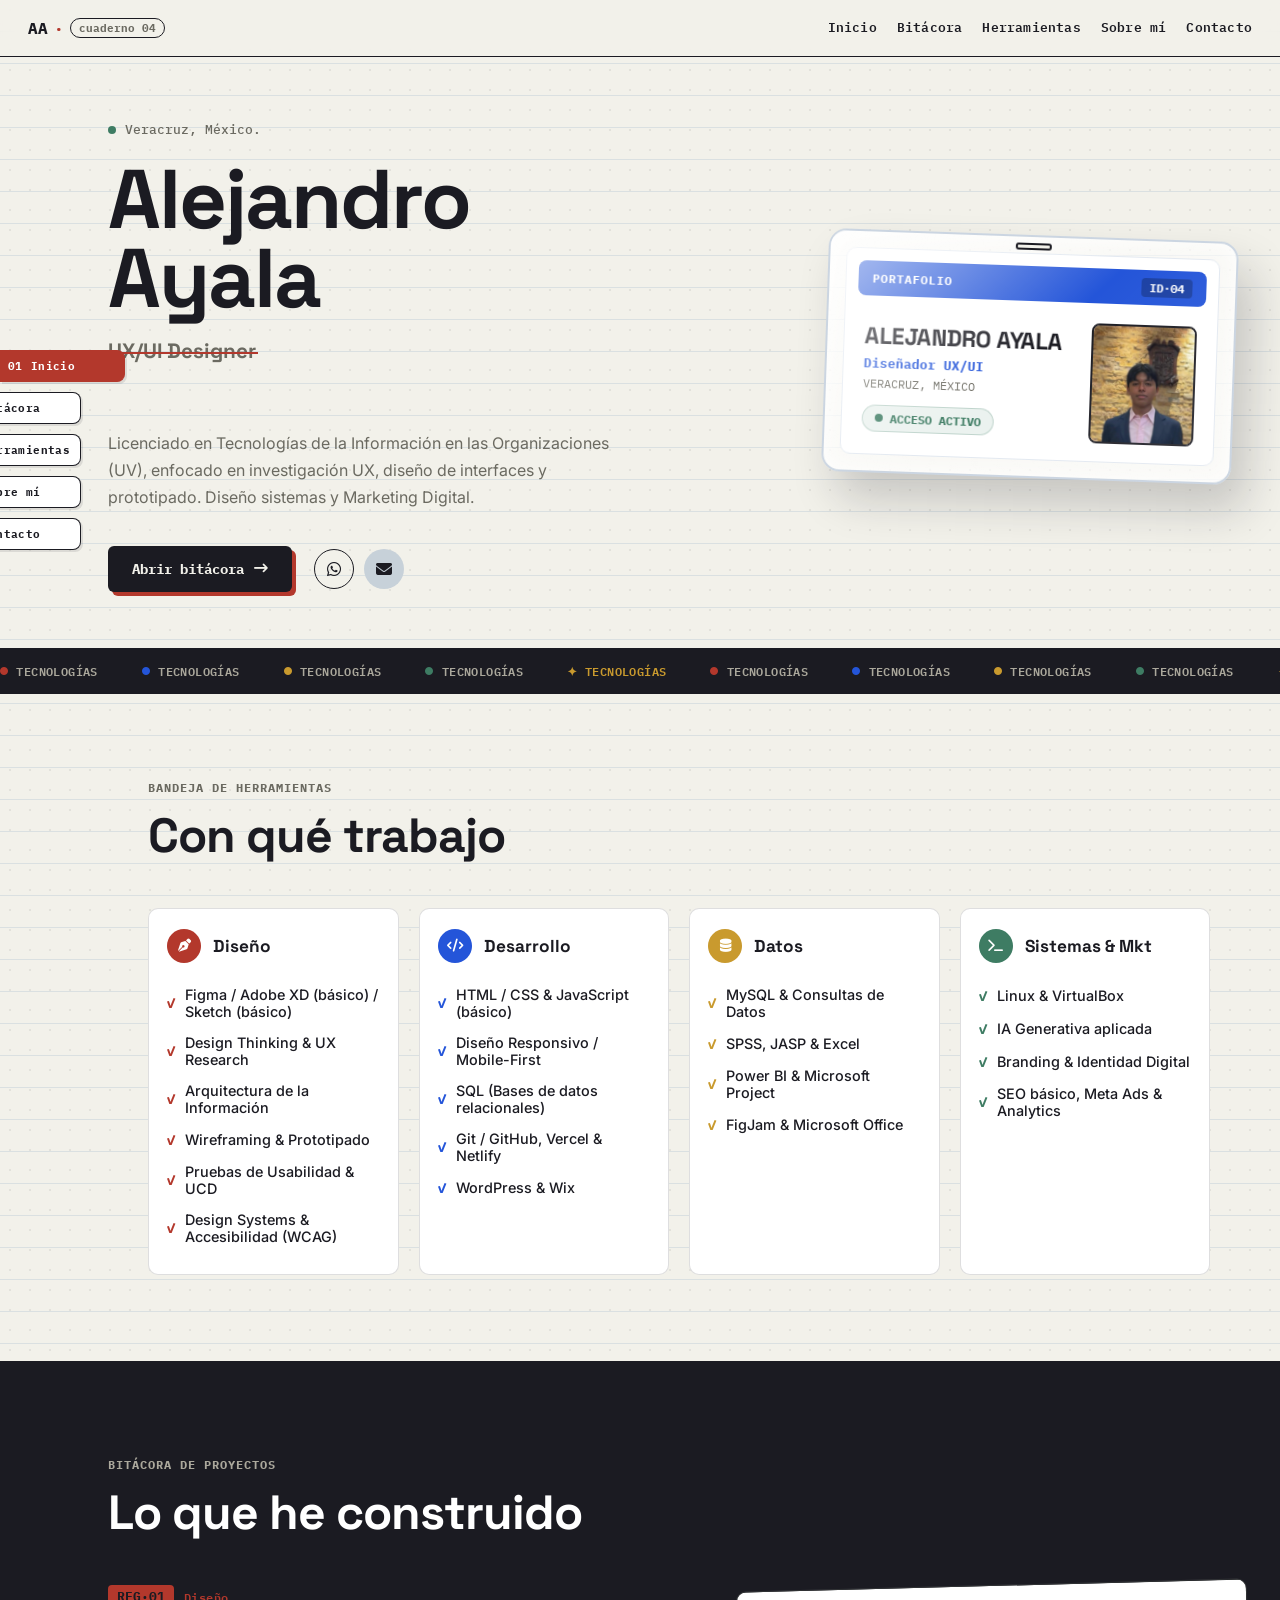
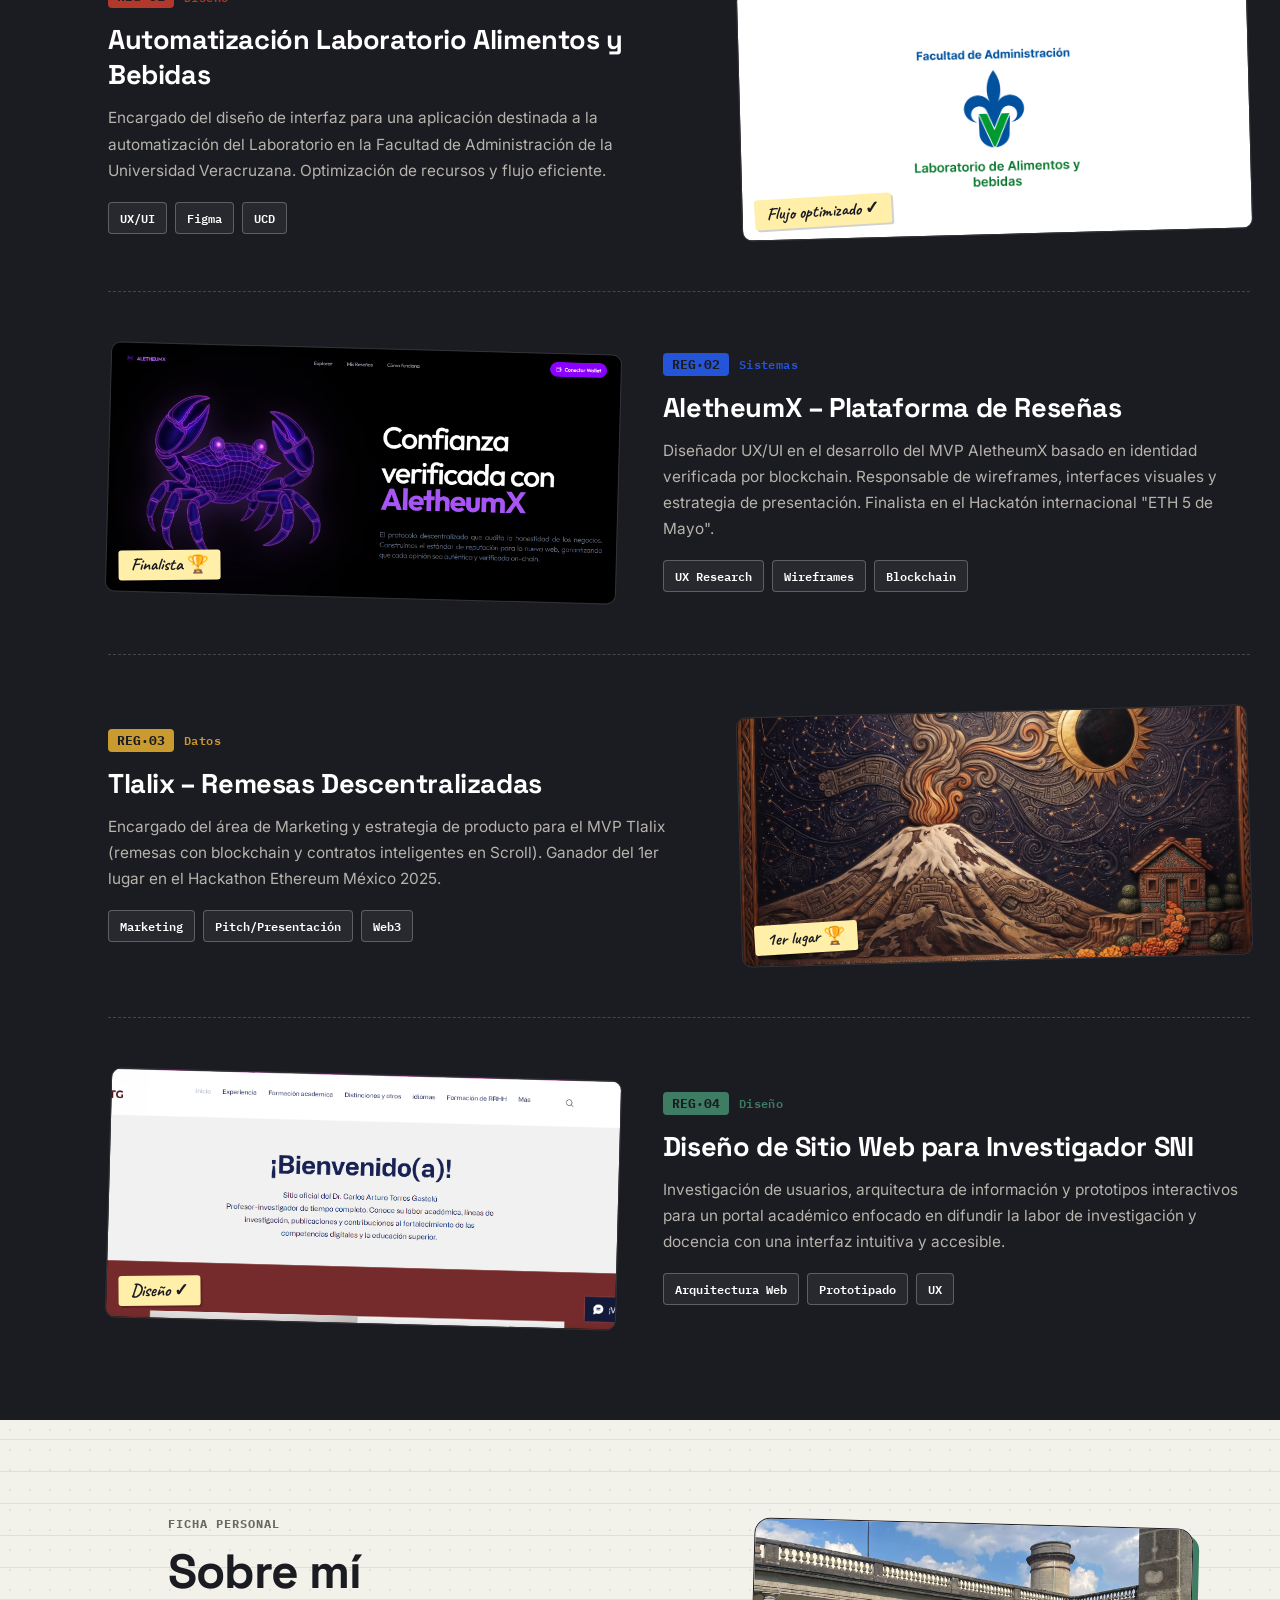
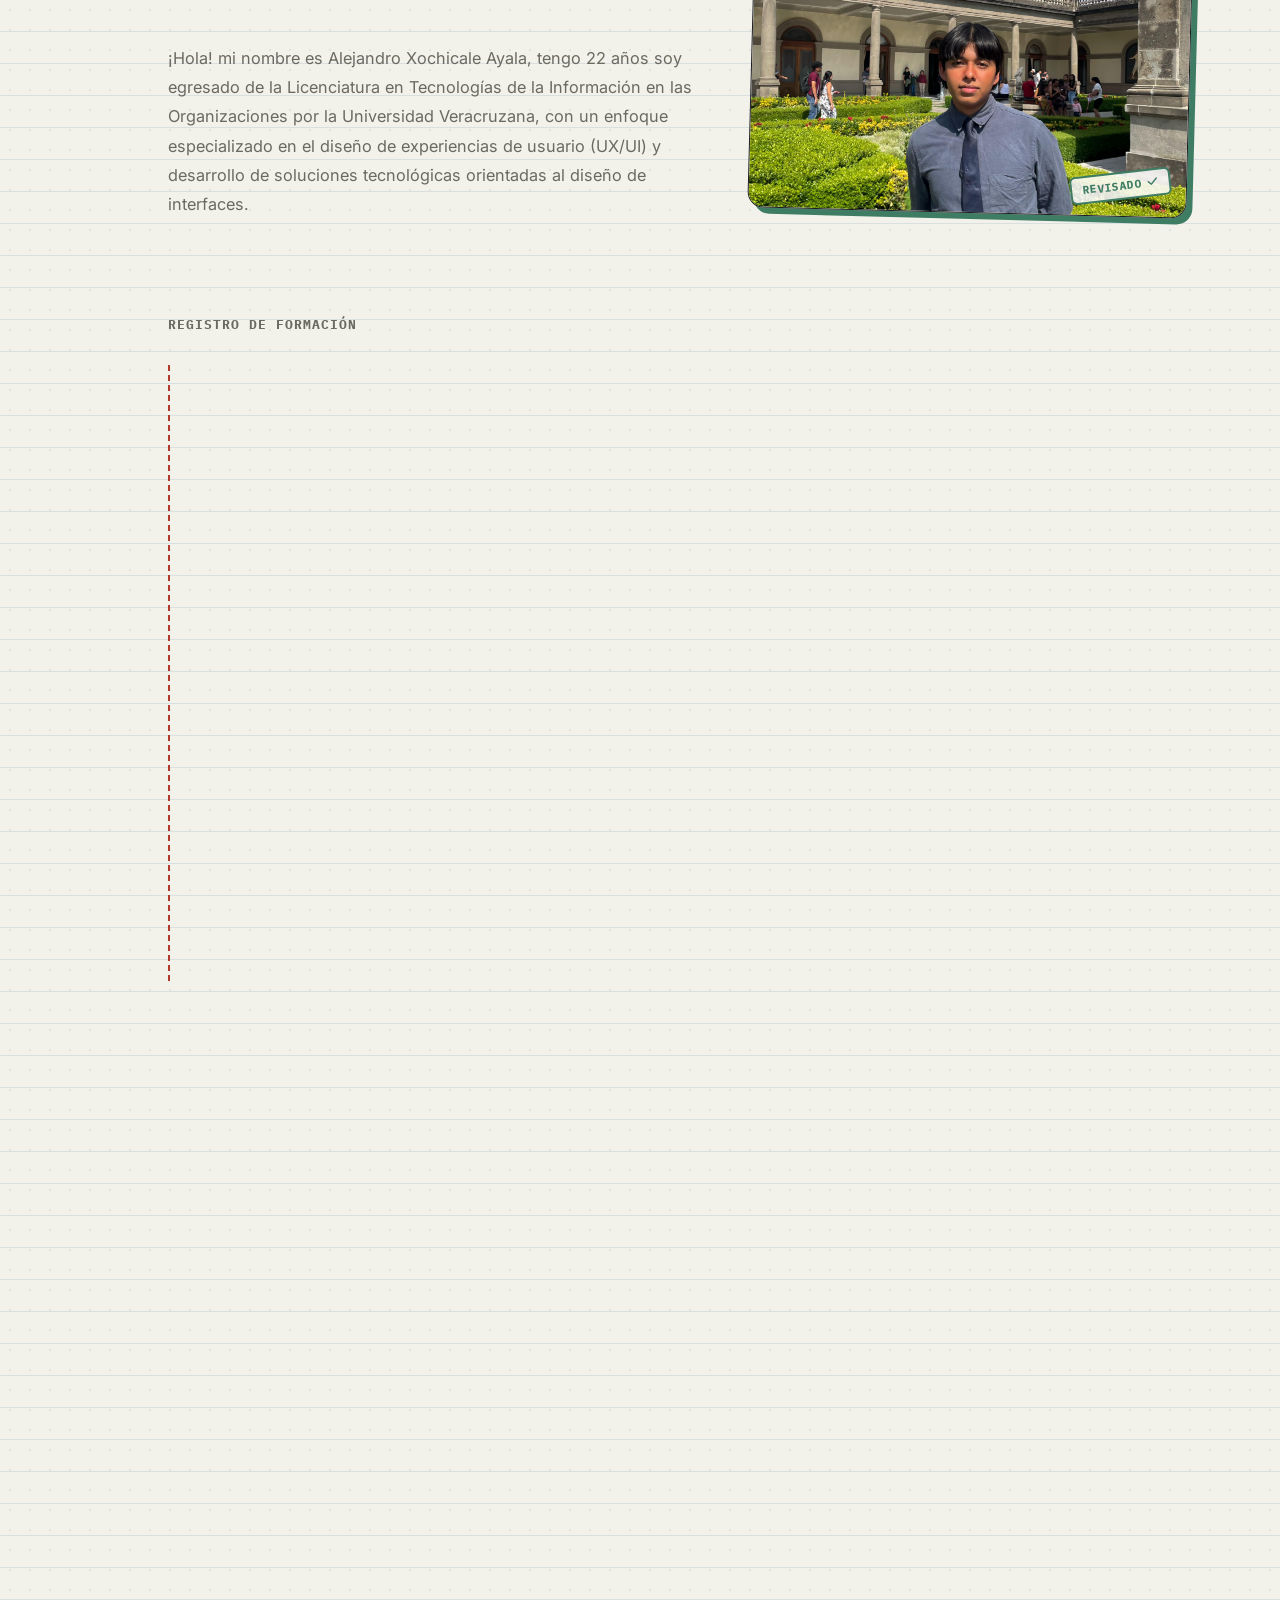
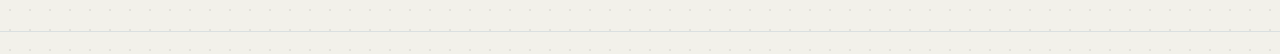
<file: index.html>
<!DOCTYPE html>
<html lang="es">
<head>
    <meta charset="UTF-8">
    <meta name="viewport" content="width=device-width, initial-scale=1.0">
    <title>Alejandro Ayala — Diseñador UX/UI</title>
    <link rel="stylesheet" href="Style.css">
    <link rel="preconnect" href="https://fonts.googleapis.com">
    <link href="https://fonts.googleapis.com/css2?family=Space+Grotesk:wght@500;700;800&family=Caveat:wght@600;700&family=IBM+Plex+Mono:wght@400;500;600;700&family=Inter:wght@400;500;600&display=swap" rel="stylesheet">
    <link rel="stylesheet" href="https://cdnjs.cloudflare.com/ajax/libs/font-awesome/6.4.0/css/all.min.css">
</head>
<body>

    <header class="topbar">
        <a href="#inicio" class="topbar-logo">AA<span>·</span><em>cuaderno 04</em></a>
        <nav class="topbar-nav">
            <a href="#inicio">Inicio</a>
            <a href="#proyectos">Bitácora</a>
            <a href="#habilidades">Herramientas</a>
            <a href="#sobre-mi">Sobre mí</a>
            <a href="#contacto">Contacto</a>
        </nav>
    </header>

    <nav class="tab-rail" aria-label="Navegación del sitio">
        <a href="#inicio" class="tab-stop" data-color="#B3382C" aria-label="Ir a Inicio">01<span>Inicio</span></a>
        <a href="#proyectos" class="tab-stop" data-color="#2455D9" aria-label="Ir a Bitácora"><span class="tick">✕</span><span>Bitácora</span></a>
        <a href="#habilidades" class="tab-stop" data-color="#C99A2E" aria-label="Ir a Herramientas"><span class="tick">✕</span><span>Herramientas</span></a>
        <a href="#sobre-mi" class="tab-stop" data-color="#3E7C63" aria-label="Ir a Sobre mí"><span class="tick">✕</span><span>Sobre mí</span></a>
        <a href="#contacto" class="tab-stop" data-color="#B3382C" aria-label="Ir a Contacto"><span class="tick">✕</span><span>Contacto</span></a>
    </nav>

    <main>
        <section id="inicio" class="hero">
            <div class="hero-copy reveal">
                <p class="eyebrow"><span class="pulse-dot" aria-hidden="true"></span>Veracruz, México.</p>

                <h1 class="hero-name">Alejandro<br>Ayala</h1>

                <div class="role-block">
                    <span class="role-official">UX/UI Designer</span>
                    <span class="role-annotation" id="roleAnnotation" aria-live="polite">→ diseñador de sistemas legibles</span>
                </div>

                <p class="hero-desc">
                    Licenciado en Tecnologías de la Información en las Organizaciones (UV), enfocado en investigación UX, diseño de interfaces y prototipado. Diseño sistemas y Marketing Digital.
                </p>

                <div class="hero-actions">
                    <a class="btn-primary" href="#proyectos">Abrir bitácora <i class="fa-solid fa-arrow-right-long"></i></a>
                    <div class="hero-contacts">
                        <a href="https://wa.me/522294108976" target="_blank" title="WhatsApp: 2294108976" aria-label="WhatsApp"><i class="fa-brands fa-whatsapp"></i></a>
                        <span class="static-contact-icon" title="xochicale832@gmail.com" style="display: inline-flex; align-items: center; justify-content: center; width: 40px; height: 40px; border-radius: 50%; background: var(--paper-line); color: var(--ink); font-size: 1rem;"><i class="fa-solid fa-envelope"></i></span>
                    </div>
                </div>
            </div>

            <div class="badge-container reveal">
                <div class="horizontal-badge" id="draggableBadge" title="¡Mantenme presionado y arrástrame!">
                    <div class="badge-sheen"></div>
                    <div class="badge-slot-punch"></div>
                    
                    <div class="badge-inner-card">
                        <div class="badge-header-bar">
                            <span class="badge-brand">PORTAFOLIO</span>
                            <span class="badge-id-code">ID·04</span>
                        </div>

                        <div class="badge-body-content">
                            <div class="badge-text-side">
                                <h3>ALEJANDRO AYALA</h3>
                                <p class="badge-role-title">Diseñador UX/UI</p>
                                <p class="badge-location">VERACRUZ, MÉXICO</p>
                                <div class="badge-status-ok">
                                    <span class="pulse-dot" aria-hidden="true"></span> ACCESO ACTIVO
                                </div>
                            </div>
                            <div class="badge-photo-side">
                                <img src="foto_perfil1.png" alt="Alejandro Ayala" onerror="this.style.display='none'; this.nextElementSibling.style.display='flex';">
                            </div>
                        </div>
                    </div>
                </div>
            </div>
        </section>

        <section class="status-ticker" aria-hidden="true">
            <div class="ticker-track">
                <span class="ticker-set">
                    <span><i class="fa-solid fa-circle" style="color:#B3382C"></i> TECNOLOGÍAS</span>
                    <span><i class="fa-solid fa-circle" style="color:#2455D9"></i> TECNOLOGÍAS</span>
                    <span><i class="fa-solid fa-circle" style="color:#C99A2E"></i> TECNOLOGÍAS</span>
                    <span><i class="fa-solid fa-circle" style="color:#3E7C63"></i> TECNOLOGÍAS</span>
                    <span class="ticker-highlight">✦ TECNOLOGÍAS</span>
                </span>
                <span class="ticker-set">
                    <span><i class="fa-solid fa-circle" style="color:#B3382C"></i> TECNOLOGÍAS</span>
                    <span><i class="fa-solid fa-circle" style="color:#2455D9"></i> TECNOLOGÍAS</span>
                    <span><i class="fa-solid fa-circle" style="color:#C99A2E"></i> TECNOLOGÍAS</span>
                    <span><i class="fa-solid fa-circle" style="color:#3E7C63"></i> TECNOLOGÍAS</span>
                    <span class="ticker-highlight">✦ TECNOLOGÍAS</span>
                </span>
            </div>
        </section>

        <section id="habilidades" class="tools-section reveal">
            <p class="section-eyebrow">Bandeja de herramientas</p>
            <h2 class="section-title">Con qué trabajo</h2>

            <div class="tool-grid">
                <!-- Diseño -->
                <div class="tool-card" style="--ink-color:#B3382C">
                    <div class="tool-head"><span class="tool-seal"><i class="fa-solid fa-pen-nib"></i></span><h3>Diseño</h3></div>
                    <ul class="tool-list">
                        <li><span class="check">✓</span>Figma / Adobe XD (básico) / Sketch (básico)</li>
                        <li><span class="check">✓</span>Design Thinking &amp; UX Research</li>
                        <li><span class="check">✓</span>Arquitectura de la Información</li>
                        <li><span class="check">✓</span>Wireframing &amp; Prototipado</li>
                        <li><span class="check">✓</span>Pruebas de Usabilidad &amp; UCD</li>
                        <li><span class="check">✓</span>Design Systems &amp; Accesibilidad (WCAG)</li>
                    </ul>
                </div>

                <!-- Desarrollo -->
                <div class="tool-card" style="--ink-color:#2455D9">
                    <div class="tool-head"><span class="tool-seal"><i class="fa-solid fa-code"></i></span><h3>Desarrollo</h3></div>
                    <ul class="tool-list">
                        <li><span class="check">✓</span>HTML / CSS &amp; JavaScript (básico)</li>
                        <li><span class="check">✓</span>Diseño Responsivo / Mobile-First</li>
                        <li><span class="check">✓</span>SQL (Bases de datos relacionales)</li>
                        <li><span class="check">✓</span>Git / GitHub, Vercel &amp; Netlify</li>
                        <li><span class="check">✓</span>WordPress &amp; Wix</li>
                    </ul>
                </div>

                <!-- Datos -->
                <div class="tool-card" style="--ink-color:#C99A2E">
                    <div class="tool-head"><span class="tool-seal"><i class="fa-solid fa-database"></i></span><h3>Datos</h3></div>
                    <ul class="tool-list">
                        <li><span class="check">✓</span>MySQL &amp; Consultas de Datos</li>
                        <li><span class="check">✓</span>SPSS, JASP &amp; Excel</li>
                        <li><span class="check">✓</span>Power BI &amp; Microsoft Project</li>
                        <li><span class="check">✓</span>FigJam &amp; Microsoft Office</li>
                    </ul>
                </div>

                <!-- Sistemas / Marketing -->
                <div class="tool-card" style="--ink-color:#3E7C63">
                    <div class="tool-head"><span class="tool-seal"><i class="fa-solid fa-terminal"></i></span><h3>Sistemas &amp; Mkt</h3></div>
                    <ul class="tool-list">
                        <li><span class="check">✓</span>Linux &amp; VirtualBox</li>
                        <li><span class="check">✓</span>IA Generativa aplicada</li>
                        <li><span class="check">✓</span>Branding &amp; Identidad Digital</li>
                        <li><span class="check">✓</span>SEO básico, Meta Ads &amp; Analytics</li>
                    </ul>
                </div>
            </div>
        </section>

        <section id="proyectos" class="projects-section reveal">
            <p class="section-eyebrow section-eyebrow--dark">Bitácora de proyectos</p>
            <h2 class="section-title section-title--dark">Lo que he construido</h2>

            <div class="entries-list">
                <article class="entry-card">
                    <div class="entry-info">
                        <div class="entry-meta"><span class="entry-code" style="--ink-color:#B3382C">REG·01</span><span class="entry-tag" style="--ink-color:#B3382C">Diseño</span></div>
                        <h3><a href="proyecto-1.html" style="text-decoration: none; color: inherit;">Automatización Laboratorio Alimentos y Bebidas</a></h3>
                        <p>Encargado del diseño de interfaz para una aplicación destinada a la automatización del Laboratorio en la Facultad de Administración de la Universidad Veracruzana. Optimización de recursos y flujo eficiente.</p>
                        <div class="entry-chips"><span>UX/UI</span><span>Figma</span><span>UCD</span></div>
                    </div>
                    <a href="proyecto-1.html" class="photo-frame" style="display: block; text-decoration: none;">
                        <span class="washi washi-l"></span><span class="washi washi-r"></span>
                        <img src="proy1.png" alt="Automatización Laboratorio" onerror="this.style.display='none'; this.nextElementSibling.style.display='flex';">
                        <div class="image-placeholder"><i class="fa-solid fa-image"></i><span>ver detalles del proyecto</span></div>
                        <span class="pin-note">Flujo optimizado ✓</span>
                    </a>
                </article>

                <article class="entry-card entry-card--reverse">
                    <div class="entry-info">
                        <div class="entry-meta"><span class="entry-code" style="--ink-color:#2455D9">REG·02</span><span class="entry-tag" style="--ink-color:#2455D9">Sistemas</span></div>
                        <h3><a href="proyecto-2.html" style="text-decoration: none; color: inherit;">AletheumX – Plataforma de Reseñas</a></h3>
                        <p>Diseñador UX/UI en el desarrollo del MVP AletheumX basado en identidad verificada por blockchain. Responsable de wireframes, interfaces visuales y estrategia de presentación. Finalista en el Hackatón internacional "ETH 5 de Mayo".</p>
                        <div class="entry-chips"><span>UX Research</span><span>Wireframes</span><span>Blockchain</span></div>
                    </div>
                    <a href="proyecto-2.html" class="photo-frame photo-frame--tilt-r" style="display: block; text-decoration: none;">
                        <span class="washi washi-l"></span><span class="washi washi-r"></span>
                        <img src="Inicio_alex_proy2.png" alt="AletheumX" onerror="this.style.display='none'; this.nextElementSibling.style.display='flex';">
                        <div class="image-placeholder"><i class="fa-solid fa-image"></i><span>ver detalles del proyecto</span></div>
                        <span class="pin-note">Finalista 🏆</span>
                    </a>
                </article>

                <article class="entry-card">
                    <div class="entry-info">
                        <div class="entry-meta"><span class="entry-code" style="--ink-color:#C99A2E">REG·03</span><span class="entry-tag" style="--ink-color:#C99A2E">Datos</span></div>
                        <h3><a href="proyecto-3.html" style="text-decoration: none; color: inherit;">Tlalix – Remesas Descentralizadas</a></h3>
                        <p>Encargado del área de Marketing y estrategia de producto para el MVP Tlalix (remesas con blockchain y contratos inteligentes en Scroll). Ganador del 1er lugar en el Hackathon Ethereum México 2025.</p>
                        <div class="entry-chips"><span>Marketing</span><span>Pitch/Presentación</span><span>Web3</span></div>
                    </div>
                    <a href="proyecto-3.html" class="photo-frame" style="display: block; text-decoration: none;">
                        <span class="washi washi-l"></span><span class="washi washi-r"></span>
                        <img src="tlalix_dirección.png" alt="Tlalix" onerror="this.style.display='none'; this.nextElementSibling.style.display='flex';">
                        <div class="image-placeholder"><i class="fa-solid fa-image"></i><span>ver detalles del proyecto</span></div>
                        <span class="pin-note">1er lugar 🏆</span>
                    </a>
                </article>

                <article class="entry-card entry-card--reverse">
                    <div class="entry-info">
                        <div class="entry-meta"><span class="entry-code" style="--ink-color:#3E7C63">REG·04</span><span class="entry-tag" style="--ink-color:#3E7C63">Diseño</span></div>
                        <h3><a href="proyecto-4.html" style="text-decoration: none; color: inherit;">Diseño de Sitio Web para Investigador SNI</a></h3>
                        <p>Investigación de usuarios, arquitectura de información y prototipos interactivos para un portal académico enfocado en difundir la labor de investigación y docencia con una interfaz intuitiva y accesible.</p>
                        <div class="entry-chips"><span>Arquitectura Web</span><span>Prototipado</span><span>UX</span></div>
                    </div>
                    <a href="proyecto-4.html" class="photo-frame photo-frame--tilt-r" style="display: block; text-decoration: none;">
                        <span class="washi washi-l"></span><span class="washi washi-r"></span>
                        <img src="bienvenida_proy4.png" alt="Sitio Web Investigador" onerror="this.style.display='none'; this.nextElementSibling.style.display='flex';">
                        <div class="image-placeholder"><i class="fa-solid fa-image"></i><span>ver detalles del proyecto</span></div>
                        <span class="pin-note">Diseño ✓</span>
                    </a>
                </article>
            </div>
        </section>

        <section id="sobre-mi" class="about-section reveal">
            <div class="about-grid">
                <div>
                    <p class="section-eyebrow">Ficha personal</p>
                    <h2 class="section-title">Sobre mí </h2>
                    <p class="about-text">
                        ¡Hola! mi nombre es Alejandro Xochicale Ayala, tengo 22 años soy egresado de la Licenciatura en Tecnologías de la Información en las Organizaciones por la Universidad Veracruzana, con un enfoque especializado en el diseño de experiencias de usuario (UX/UI) y desarrollo de soluciones tecnológicas orientadas al diseño de interfaces.
                    </p>
                </div>
                <div class="about-photo-box">
                    <span class="washi washi-l"></span><span class="washi washi-r"></span>
                    <img src="foto_perfil 2.png" alt="Alejandro Ayala" onerror="this.style.display='none'; this.nextElementSibling.style.display='flex';">
                    <span class="stamp">revisado<i class="fa-solid fa-check"></i></span>
                </div>
            </div>

            <div class="log-block">
                <h3 class="log-heading">Registro de formación</h3>
                <div class="log">
                    <div class="log-item reveal">
                        <span class="log-date">2022–2026</span>
                        <div class="log-content">
                            <h4>Licenciatura en Tecnologías de la Información en las Organizaciones</h4>
                            <span class="log-sub">Universidad Veracruzana</span>
                            <p>Formación enfocada en sistemas, gestión tecnológica y optimización de procesos organizacionales.</p>
                        </div>
                    </div>
                    <div class="log-item reveal">
                        <span class="log-date">Academia</span>
                        <div class="log-content">
                            <h4>Practicante en el Área de Investigación</h4>
                            <span class="log-sub">Universidad</span>
                            <p>Análisis y síntesis de información; apoyo en la elaboración de materiales explicativos e interfaces de lectura sobre avances tecnológicos e Inteligencia Artificial.</p>
                        </div>
                    </div>
                    <div class="log-item reveal">
                        <span class="log-date">Evaluaasi</span>
                        <div class="log-content">
                            <h4>Certificaciones de Evaluaasi</h4>
                            <span class="log-sub">Evaluaasi</span>
                            <p>Fundamentos de Ciberseguridad e Inteligencia Artificial Generativa.</p>
                        </div>
                    </div>
                    <div class="log-item reveal">
                        <span class="log-date">Cisco</span>
                        <div class="log-content">
                            <h4>Certificaciones Cisco Networking Academy</h4>
                            <span class="log-sub">Cisco</span>
                            <p>Networking Basics, Linux Essentials (NDG Linux Series), Operating Systems Basics.</p>
                        </div>
                    </div>
                </div>
            </div>
        </section>

        <footer id="contacto" class="footer reveal">
            
            <h2 class="footer-title">¿Construimos algo<br>juntos?</h2>

            <div class="pocket" aria-hidden="true">
                <div class="pocket-card">hablemos →</div>
            </div>

            <div class="footer-actions">
                <a href="https://wa.me/522294108976" target="_blank" class="btn-primary btn-primary--light">WhatsApp <i class="fa-brands fa-whatsapp"></i></a>
                <span class="btn-outline" style="cursor: default; display: inline-flex; align-items: center;">xochicale832@gmail.com</span>
            </div>

            <div class="ink-legend" aria-hidden="true">
                <span><i style="background:#B3382C"></i>Diseño</span>
                <span><i style="background:#2455D9"></i>Desarrollo</span>
                <span><i style="background:#C99A2E"></i>Datos</span>
                <span><i style="background:#3E7C63"></i>Sistemas</span>
            </div>

            <p class="footer-fine">Alejandro Ayala · Diseñador UX/UI · Veracruz, México</p>
        </footer>
    </main>

    <script>
        window.addEventListener('load', () => {
            if (window.location.hash) {
                history.replaceState(null, null, window.location.pathname);
            }
            window.scrollTo(0, 0);
        });
    </script>
    <script src="Script.js"></script>
</body>
</html>
</file>
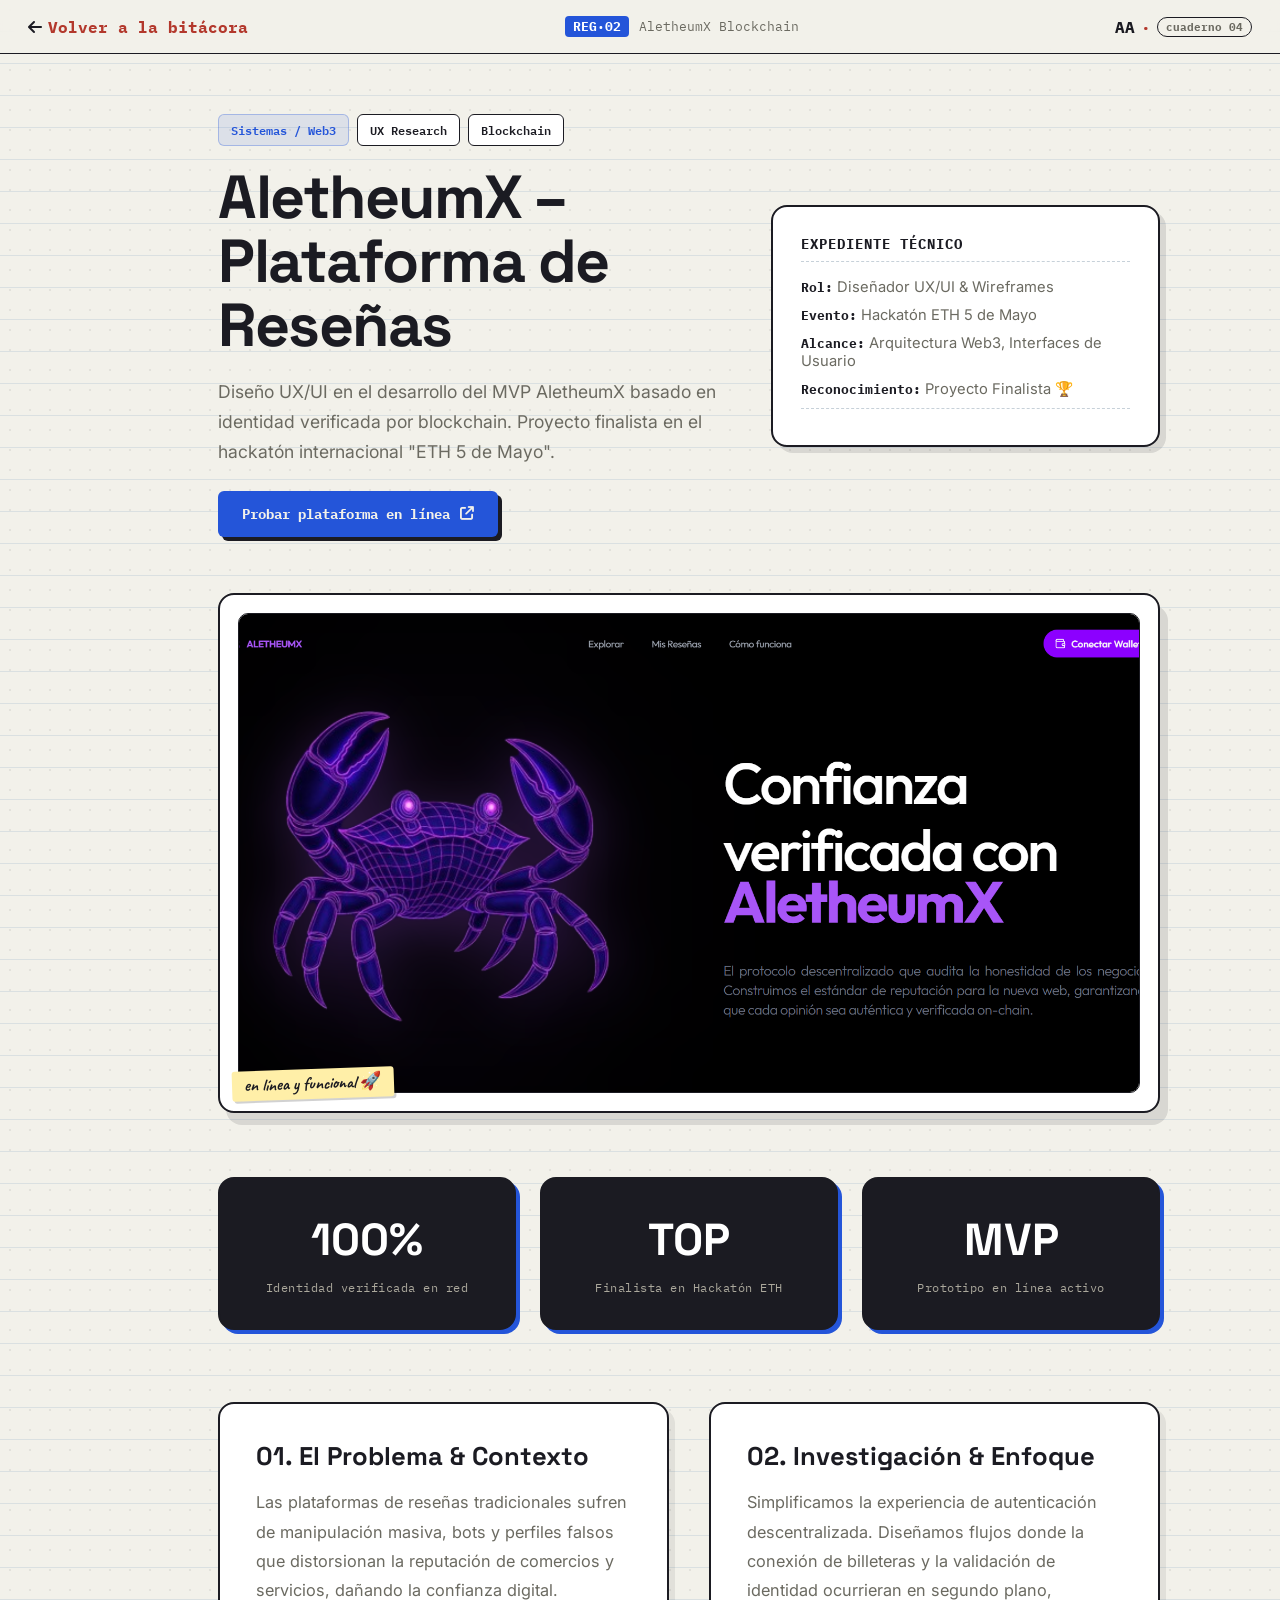
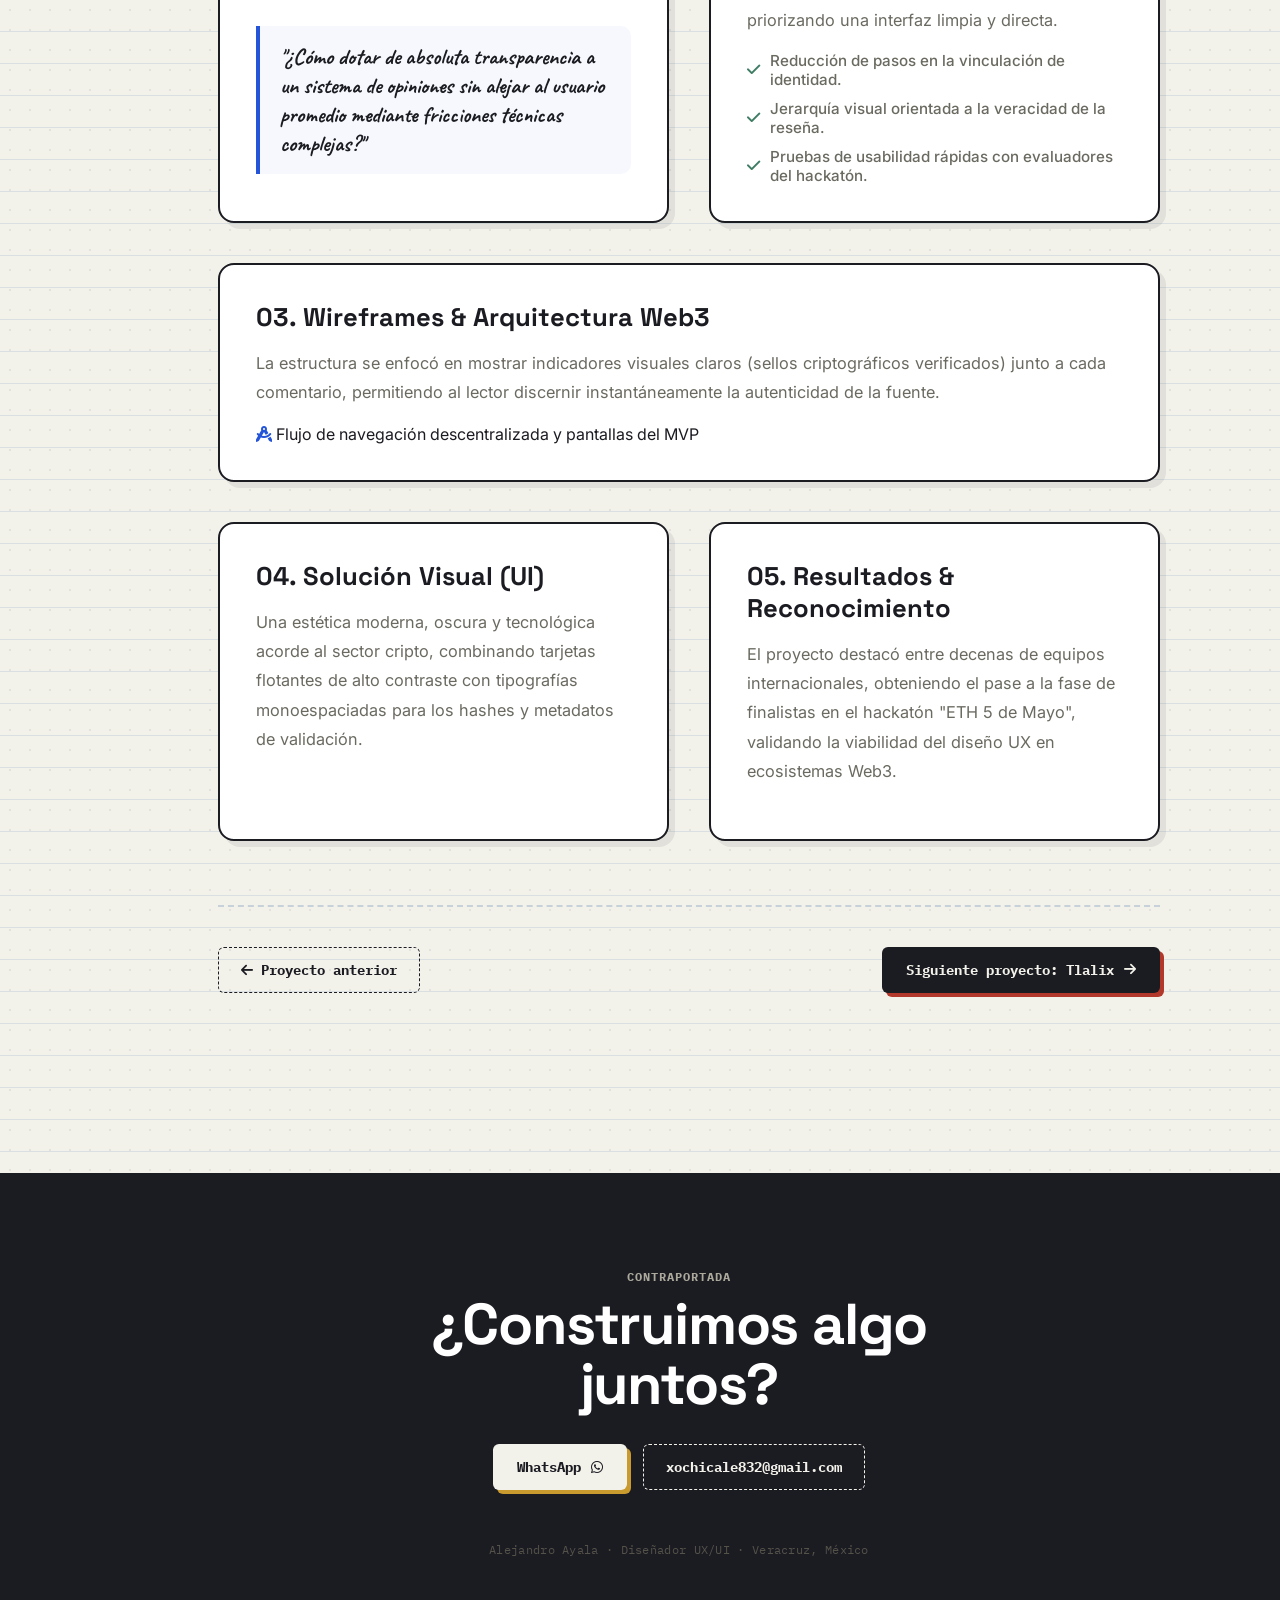
<file: proyecto-2.html>
<!DOCTYPE html>
<html lang="es">
<head>
    <meta charset="UTF-8">
    <meta name="viewport" content="width=device-width, initial-scale=1.0">
    <title>AletheumX — Alejandro Ayala</title>
    <link rel="stylesheet" href="Style.css">
    <link rel="preconnect" href="https://fonts.googleapis.com">
    <link href="https://fonts.googleapis.com/css2?family=Space+Grotesk:wght@500;700;800&family=Caveat:wght@600;700&family=IBM+Plex+Mono:wght@400;500;600;700&family=Inter:wght@400;500;600&display=swap" rel="stylesheet">
    <link rel="stylesheet" href="https://cdnjs.cloudflare.com/ajax/libs/font-awesome/6.4.0/css/all.min.css">
</head>
<body class="case-study-body">

    <header class="topbar">
        <a href="index.html#proyectos" class="topbar-logo"><i class="fa-solid fa-arrow-left"></i><span>Volver a la bitácora</span></a>
        <div class="case-nav-meta">
            <span class="meta-tag" style="--accent:#2455D9">REG·02</span>
            <span class="meta-title">AletheumX Blockchain</span>
        </div>
        <a href="index.html" class="topbar-logo">AA<span>·</span><em>cuaderno 04</em></a>
    </header>

    <main class="case-main">
        <section class="case-hero">
            <div class="case-hero-content reveal">
                <div class="case-badges">
                    <span class="case-chip" style="background: rgba(36,85,217,0.1); color: #2455D9; border-color: rgba(36,85,217,0.3);">Sistemas / Web3</span>
                    <span class="case-chip">UX Research</span>
                    <span class="case-chip">Blockchain</span>
                </div>
                <h1 class="case-title">AletheumX – Plataforma de Reseñas</h1>
                <p class="case-lead">
                    Diseño UX/UI en el desarrollo del MVP AletheumX basado en identidad verificada por blockchain. Proyecto finalista en el hackatón internacional "ETH 5 de Mayo".
                </p>
                
                <div class="case-live-action" style="margin-top: 24px;">
                    <a href="https://aletheumx.vercel.app/" target="_blank" class="btn-primary" style="background: #2455D9; box-shadow: 4px 4px 0 var(--ink);">
                        Probar plataforma en línea <i class="fa-solid fa-arrow-up-right-from-square"></i>
                    </a>
                </div>
            </div>

            <div class="case-specs-card reveal">
                <span class="washi washi-l"></span>
                <span class="washi washi-r"></span>
                <h3>Expediente Técnico</h3>
                <ul>
                    <li><strong>Rol:</strong> Diseñador UX/UI &amp; Wireframes</li>
                    <li><strong>Evento:</strong> Hackatón ETH 5 de Mayo</li>
                    <li><strong>Alcance:</strong> Arquitectura Web3, Interfaces de Usuario</li>
                    <li><strong>Reconocimiento:</strong> Proyecto Finalista 🏆</li>
                    <li style="padding-top: 8px; border-top: 1px dashed var(--paper-line);"></li>
                </ul>
            </div>
        </section>

        <section class="case-banner reveal">
            <div class="banner-frame">
                <span class="washi washi-l"></span>
                <span class="washi washi-r"></span>
                <div class="banner-image-container">
                    <img src="Inicio_alex_proy2.png" alt="AletheumX MVP" class="zoomable-img" onerror="this.style.display='none'; this.nextElementSibling.style.display='flex';">
                    <div class="image-placeholder-large">
                        <i class="fa-solid fa-shield-halved"></i>
                        <span>Inserta aquí la interfaz de AletheumX</span>
                    </div>
                </div>
                <span class="pin-note">en línea y funcional 🚀</span>
            </div>
        </section>

        <section class="case-metrics reveal">
            <div class="metric-box">
                <span class="metric-num">100%</span>
                <span class="metric-label">Identidad verificada en red</span>
            </div>
            <div class="metric-box">
                <span class="metric-num">TOP</span>
                <span class="metric-label">Finalista en Hackatón ETH</span>
            </div>
            <div class="metric-box">
                <span class="metric-num">MVP</span>
                <span class="metric-label">Prototipo en línea activo</span>
            </div>
        </section>

        <section class="case-content-grid">
            <div class="case-block reveal">
                <h2>01. El Problema &amp; Contexto</h2>
                <p>
                    Las plataformas de reseñas tradicionales sufren de manipulación masiva, bots y perfiles falsos que distorsionan la reputación de comercios y servicios, dañando la confianza digital.
                </p>
                <blockquote class="case-quote" style="border-left-color: #2455D9; background: rgba(36,85,217,0.04);">
                    "¿Cómo dotar de absoluta transparencia a un sistema de opiniones sin alejar al usuario promedio mediante fricciones técnicas complejas?"
                </blockquote>
            </div>

            <div class="case-block reveal">
                <h2>02. Investigación &amp; Enfoque</h2>
                <p>
                    Simplificamos la experiencia de autenticación descentralizada. Diseñamos flujos donde la conexión de billeteras y la validación de identidad ocurrieran en segundo plano, priorizando una interfaz limpia y directa.
                </p>
                <ul class="case-list-checks">
                    <li><i class="fa-solid fa-check"></i> Reducción de pasos en la vinculación de identidad.</li>
                    <li><i class="fa-solid fa-check"></i> Jerarquía visual orientada a la veracidad de la reseña.</li>
                    <li><i class="fa-solid fa-check"></i> Pruebas de usabilidad rápidas con evaluadores del hackatón.</li>
                </ul>
            </div>

            <div class="case-block reveal full-width">
                <h2>03. Wireframes &amp; Arquitectura Web3</h2>
                <p>
                    La estructura se enfocó en mostrar indicadores visuales claros (sellos criptográficos verificados) junto a cada comentario, permitiendo al lector discernir instantáneamente la autenticidad de la fuente.
                </p>
                <div class="wireframe-showcase">
                    <div class="wireframe-placeholder-box">
                        <i class="fa-solid fa-compass-drafting" style="color: #2455D9;"></i>
                        <span>Flujo de navegación descentralizada y pantallas del MVP</span>
                    </div>
                </div>
            </div>

            <div class="case-block reveal">
                <h2>04. Solución Visual (UI)</h2>
                <p>
                    Una estética moderna, oscura y tecnológica acorde al sector cripto, combinando tarjetas flotantes de alto contraste con tipografías monoespaciadas para los hashes y metadatos de validación.
                </p>
            </div>

            <div class="case-block reveal">
                <h2>05. Resultados &amp; Reconocimiento</h2>
                <p>
                    El proyecto destacó entre decenas de equipos internacionales, obteniendo el pase a la fase de finalistas en el hackatón "ETH 5 de Mayo", validando la viabilidad del diseño UX en ecosistemas Web3.
                </p>
            </div>
        </section>

        <nav class="case-pagination reveal">
            <a href="proyecto-1.html" class="btn-outline" style="border-color: var(--ink); color: var(--ink);">
                <i class="fa-solid fa-arrow-left"></i> Proyecto anterior
            </a>
            <a href="proyecto-3.html" class="btn-primary">
                Siguiente proyecto: Tlalix <i class="fa-solid fa-arrow-right"></i>
            </a>
        </nav>
    </main>

    <footer class="footer reveal" style="margin-top: 80px;">
        <p class="section-eyebrow section-eyebrow--dark">Contraportada</p>
        <h2 class="footer-title">¿Construimos algo<br>juntos?</h2>
        <div class="footer-actions">
            <a href="https://wa.me/522294108976" target="_blank" class="btn-primary btn-primary--light">WhatsApp <i class="fa-brands fa-whatsapp"></i></a>
            <span class="btn-outline" style="cursor: default; display: inline-flex; align-items: center;">xochicale832@gmail.com</span>
        </div>
        <p class="footer-fine">Alejandro Ayala · Diseñador UX/UI · Veracruz, México</p>
    </footer>

    <script src="Script.js"></script>
</body>
</html>
</file>
<file: Style.css>
/* ============================================================
    TOKENS
    ============================================================ */
:root {
    --ink: #1B1B22;
    --paper: #F2F1EA;
    --paper-line: #C7D1D9;
    --card: #FFFFFF;
    --muted: #6B6A61;
    --muted-invert: #ABA89C;

    --red: #B3382C;
    --blue: #2455D9;
    --amber: #C99A2E;
    --mint: #3E7C63;
    --tape: #EADFBE;

    --radius: 10px;
    --radius-lg: 16px;
    --font-display: 'Space Grotesk', sans-serif;
    --font-hand: 'Caveat', cursive;
    --font-mono: 'IBM Plex Mono', monospace;
    --font-body: 'Inter', sans-serif;

    --rail-w: 78px;
}

* { margin: 0; padding: 0; box-sizing: border-box; }
html { scroll-behavior: smooth; }

body {
    background-color: var(--paper);
    background-image:
        radial-gradient(rgba(27,27,34,0.07) 1px, transparent 0),
        repeating-linear-gradient(to bottom, transparent 0 31px, rgba(199,209,217,0.55) 31px 32px);
    background-size: 20px 20px, 100% 32px;
    font-family: var(--font-body);
    color: var(--ink);
    overflow-x: hidden;
}

.sr-only { position: absolute; width: 1px; height: 1px; overflow: hidden; clip: rect(0,0,0,0); }
a { color: inherit; }

.reveal {
    opacity: 0;
    transform: translateY(24px);
    transition: opacity .7s cubic-bezier(0.16,1,0.3,1), transform .7s cubic-bezier(0.16,1,0.3,1);
}
.reveal.active { opacity: 1; transform: translateY(0); }
@media (prefers-reduced-motion: reduce) { .reveal { opacity: 1; transform: none; transition: none; } }

/* ============================================================
    Barra superior (limpia, sin líneas verticales)
    ============================================================ */
.topbar {
    position: sticky; top: 0; z-index: 500;
    display: flex; align-items: center; justify-content: space-between;
    gap: 20px; padding: 16px 28px;
    background: rgba(242, 241, 234, 0.88);
    backdrop-filter: blur(10px);
    border-bottom: 1.5px solid var(--ink);
}
.topbar-logo {
    font-family: var(--font-mono); font-weight: 700; font-size: 1rem;
    text-decoration: none; display: flex; align-items: center; gap: 6px;
}
.topbar-logo span { color: var(--red); }
.topbar-logo em { font-style: normal; font-size: .68rem; color: var(--muted); border: 1px solid var(--ink); border-radius: 20px; padding: 2px 8px; }

.topbar-nav { display: flex; gap: 20px; flex-wrap: wrap; justify-content: flex-end; }
.topbar-nav a {
    text-decoration: none; font-size: .8rem; font-weight: 600; letter-spacing: .2px;
    font-family: var(--font-mono); color: var(--ink); position: relative; padding-bottom: 2px;
}
.topbar-nav a::after {
    content: ''; position: absolute; left: 0; bottom: -3px; width: 0; height: 2px;
    background: var(--red); transition: width .25s ease;
}
.topbar-nav a:hover::after { width: 100%; }

/* ============================================================
    Índice lateral (separadores de carpeta)
    ============================================================ */
.tab-rail { display: none; }

@media (min-width: 1080px) {
    .tab-rail {
        display: flex; flex-direction: column; gap: 10px;
        position: fixed; left: 0; top: 50%; transform: translateY(-50%);
        z-index: 400;
    }
    .tab-stop {
        display: flex; align-items: center; gap: 8px;
        text-decoration: none; color: var(--ink);
        font-family: var(--font-mono); font-size: .68rem; font-weight: 700;
        letter-spacing: .4px;
        background: var(--card);
        border: 1.5px solid var(--ink);
        border-left: none;
        padding: 8px 10px 8px 8px;
        border-radius: 0 8px 8px 0;
        transform: translateX(-44px);
        transition: transform .25s cubic-bezier(0.16,1,0.3,1), background-color .2s ease;
        box-shadow: 2px 2px 0 rgba(27,27,34,0.1);
    }
    .tab-stop .tick { color: var(--muted); }
    .tab-stop span:last-child { white-space: nowrap; }
    .tab-stop:hover, .tab-stop:focus-visible, .tab-stop.is-active {
        transform: translateX(0);
    }
    .tab-stop.is-active { background: var(--ink-color, var(--ink)); color: #fff; border-color: var(--ink-color, var(--ink)); }
    .tab-stop.is-active .tick { color: #fff; }
}

/* ============================================================
    HERO
    ============================================================ */
.hero {
    max-width: 1280px; margin: 0 auto; padding: 64px 30px 56px;
    display: flex; align-items: center; justify-content: space-between; gap: 44px;
}
@media (min-width: 1080px) { .hero { padding-left: calc(var(--rail-w) + 30px); } }

.hero-copy { max-width: 580px; }

.eyebrow {
    display: flex; align-items: center; gap: 9px;
    font-family: var(--font-mono); font-size: .8rem; font-weight: 500;
    color: var(--muted); margin-bottom: 22px;
}
.pulse-dot {
    width: 8px; height: 8px; border-radius: 50%; background: var(--mint);
    box-shadow: 0 0 0 0 rgba(62,124,99,0.55);
    animation: pulseDot 2.2s ease-out infinite;
}
@keyframes pulseDot {
    0% { box-shadow: 0 0 0 0 rgba(62,124,99,0.55); }
    70% { box-shadow: 0 0 0 8px rgba(62,124,99,0); }
    100% { box-shadow: 0 0 0 0 rgba(62,124,99,0); }
}

.hero-name {
    font-family: var(--font-display);
    font-size: clamp(2.8rem, 7.5vw, 5.2rem);
    font-weight: 800; line-height: .95; letter-spacing: -2px;
    margin-bottom: 20px;
}

.role-block { display: flex; flex-direction: column; gap: 4px; margin-bottom: 28px; }
.role-official {
    position: relative; display: inline-block; width: fit-content;
    font-family: var(--font-display); font-weight: 700; font-size: 1.3rem; color: var(--muted);
}
.role-official::after {
    content: ''; position: absolute; left: -2px; top: 52%; height: 2px; width: 0;
    background: var(--red); animation: strikeIn .5s ease forwards; animation-delay: .6s;
}
@keyframes strikeIn { to { width: calc(100% + 4px); } }
.role-annotation {
    font-family: var(--font-hand); font-weight: 700; font-size: 1.7rem; color: var(--red);
    opacity: 0; transform: translateY(4px);
    animation: annotIn .6s ease forwards; animation-delay: 1.1s;
}
@keyframes annotIn { to { opacity: 1; transform: translateY(0); } }
.role-annotation.swap { animation: swapFade .5s ease; }
@keyframes swapFade { 0% { opacity: 0; transform: translateY(4px); } 100% { opacity: 1; transform: translateY(0); } }

.hero-desc { font-size: 1rem; line-height: 1.7; color: var(--muted); max-width: 520px; margin-bottom: 34px; }

.hero-actions { display: flex; align-items: center; gap: 22px; flex-wrap: wrap; }
.btn-primary {
    display: inline-flex; align-items: center; gap: 10px; text-decoration: none;
    background: var(--ink); color: var(--paper); font-family: var(--font-mono);
    font-weight: 700; font-size: .86rem; padding: 14px 24px; border-radius: 6px;
    box-shadow: 4px 4px 0 var(--red);
    transition: transform .2s cubic-bezier(0.175,0.885,0.32,1.275), box-shadow .2s ease;
}
.btn-primary:hover { transform: translate(-2px,-2px); box-shadow: 6px 6px 0 var(--red); }
.btn-primary--light { box-shadow: 4px 4px 0 var(--amber); background: var(--paper); color: var(--ink); }
.btn-primary--light:hover { box-shadow: 6px 6px 0 var(--amber); }

.btn-outline {
    text-decoration: none; font-family: var(--font-mono); font-weight: 700; font-size: .86rem;
    padding: 13px 22px; border-radius: 6px; border: 1.5px dashed var(--paper); color: var(--paper);
    transition: background-color .2s ease, color .2s ease;
}
.btn-outline:hover { background: var(--paper); color: var(--ink); }

.hero-contacts { display: flex; gap: 10px; }
.hero-contacts a {
    display: flex; align-items: center; justify-content: center; width: 40px; height: 40px;
    border-radius: 50%; border: 1.5px solid var(--ink); text-decoration: none; font-size: 1rem;
    transition: transform .2s cubic-bezier(0.175,0.885,0.32,1.275), background-color .2s ease, color .2s ease;
}
.hero-contacts a:hover { background: var(--ink); color: var(--paper); transform: translateY(-3px) rotate(-4deg); }

/* ============================================================
    Gafete Independiente Interactivo (Grande)
    ============================================================ */
.badge-container {
    position: relative;
    width: 440px;
    height: 420px;
    flex-shrink: 0;
    display: flex;
    align-items: center;
    justify-content: center;
    animation: badgeDrop 1.2s cubic-bezier(0.2, 1.2, 0.4, 1) forwards;
}

@keyframes badgeDrop {
    0% { transform: translateY(-80px); opacity: 0; }
    100% { transform: translateY(0); opacity: 1; }
}

.horizontal-badge {
    position: relative;
    width: 410px;
    background: rgba(255, 255, 255, 0.55);
    backdrop-filter: blur(10px);
    border: 2.5px solid #CBD5E1;
    border-radius: 18px;
    padding: 16px;
    box-shadow: 16px 26px 45px rgba(27, 27, 34, 0.2), inset 0 0 20px rgba(255, 255, 255, 0.9);
    cursor: grab;
    user-select: none;
    z-index: 3;
    transform: rotate(2deg);
    transition: box-shadow 0.2s ease, border-color 0.2s ease;
}

.horizontal-badge:active {
    cursor: grabbing;
    box-shadow: 20px 32px 55px rgba(27, 27, 34, 0.28);
    border-color: var(--ink);
}

.badge-sheen {
    position: absolute;
    top: 0; left: 0; right: 0; bottom: 0;
    background: linear-gradient(135deg, rgba(255,255,255,0.7) 0%, transparent 50%, rgba(255,255,255,0.15) 100%);
    border-radius: 15px;
    pointer-events: none;
}

.badge-slot-punch {
    position: absolute;
    top: 6px;
    left: 50%;
    transform: translateX(-50%);
    width: 36px;
    height: 7px;
    background: var(--paper);
    border: 2px solid var(--ink);
    border-radius: 3px;
    z-index: 4;
}

.badge-inner-card {
    background: #FFFFFF;
    border: 1.5px solid #E2E8F0;
    border-radius: 10px;
    padding: 12px;
    display: flex;
    flex-direction: column;
    gap: 14px;
}

.badge-header-bar {
    background: #2455D9;
    color: #fff;
    display: flex;
    justify-content: space-between;
    align-items: center;
    padding: 8px 14px;
    border-radius: 8px;
    font-family: var(--font-mono);
}

.badge-brand {
    font-size: 0.75rem;
    font-weight: 700;
    letter-spacing: 1px;
}

.badge-id-code {
    font-size: 0.75rem;
    font-weight: 700;
    background: rgba(0,0,0,0.25);
    padding: 2px 8px;
    border-radius: 4px;
}

.badge-body-content {
    display: flex;
    justify-content: space-between;
    align-items: center;
    gap: 16px;
    padding: 6px 8px;
}

.badge-text-side {
    flex-grow: 1;
    text-align: left;
}

.badge-text-side h3 {
    font-family: var(--font-display);
    font-size: 1.45rem;
    font-weight: 800;
    color: var(--ink);
    margin-bottom: 4px;
    letter-spacing: -0.5px;
}

.badge-role-title {
    font-family: var(--font-mono);
    font-size: 0.82rem;
    font-weight: 700;
    color: #2455D9;
    margin-bottom: 4px;
}

.badge-location {
    font-family: var(--font-mono);
    font-size: 0.75rem;
    color: var(--muted);
    margin-bottom: 14px;
}

.badge-status-ok {
    display: inline-flex;
    align-items: center;
    gap: 7px;
    font-family: var(--font-mono);
    font-size: 0.72rem;
    font-weight: 700;
    color: var(--mint);
    background: rgba(62,124,99,0.1);
    padding: 5px 12px;
    border-radius: 14px;
    border: 1px solid rgba(62,124,99,0.25);
}

.badge-photo-side {
    width: 105px;
    height: 120px;
    border: 2px solid var(--ink);
    border-radius: 8px;
    overflow: hidden;
    background: #F9FAFB;
    flex-shrink: 0;
    display: flex;
    align-items: center;
    justify-content: center;
}

.badge-photo-side img {
    width: 100%;
    height: 100%;
    object-fit: cover;
}

.badge-photo-side .image-placeholder {
    font-size: 0.85rem;
    color: var(--muted);
    display: flex;
    flex-direction: column;
    align-items: center;
    gap: 6px;
    height: 100%;
    justify-content: center;
}

@media (max-width: 980px) {
    .hero { flex-direction: column; align-items: flex-start; padding-top: 48px; }
    .badge-container { display: none; }
}

/* ============================================================
    Tira de estado
    ============================================================ */
.status-ticker {
    border-top: 1.5px dashed var(--ink); border-bottom: 1.5px dashed var(--ink);
    background: var(--ink); overflow: hidden; padding: 12px 0;
}
.ticker-track { display: flex; width: max-content; animation: tickerScroll 26s linear infinite; }
.ticker-set { display: flex; }
.ticker-set span {
    display: flex; align-items: center; gap: 8px; font-family: var(--font-mono);
    font-size: .76rem; font-weight: 600; letter-spacing: .4px; color: var(--muted-invert);
    white-space: nowrap; margin-right: 44px;
}
.ticker-set i { font-size: .5rem; }
.ticker-highlight { color: var(--amber) !important; }
@keyframes tickerScroll { from { transform: translateX(0); } to { transform: translateX(-50%); } }

/* ============================================================
    Títulos y demás secciones
    ============================================================ */
.section-eyebrow {
    font-family: var(--font-mono); font-size: .76rem; font-weight: 700; letter-spacing: 1px;
    color: var(--muted); text-transform: uppercase; margin-bottom: 10px;
}
.section-eyebrow--dark { color: var(--muted-invert); }
.section-title {
    font-family: var(--font-display); font-size: clamp(2.1rem, 4.3vw, 3rem);
    font-weight: 800; letter-spacing: -1px; margin-bottom: 42px;
}
.section-title--dark { color: #fff; }

.tools-section { max-width: 1200px; margin: 0 auto; padding: 86px 30px; }
@media (min-width: 1080px) { .tools-section { padding-left: calc(var(--rail-w) + 30px); } }

.tool-grid { display: grid; grid-template-columns: repeat(4, 1fr); gap: 20px; }
.tool-card {
    background: var(--card); border: 1.5px solid rgba(27,27,34,0.14);
    border-radius: var(--radius); padding: 20px 18px 22px;
    transition: transform .25s cubic-bezier(0.175,0.885,0.32,1.275), box-shadow .25s ease, border-color .25s ease;
}
.tool-card:hover { transform: translateY(-5px) rotate(-1deg); box-shadow: 0 12px 24px rgba(27,27,34,0.12); border-color: var(--ink-color); }
.tool-head { display: flex; align-items: center; gap: 12px; margin-bottom: 16px; }
.tool-seal {
    width: 34px; height: 34px; border-radius: 50%; display: flex; align-items: center; justify-content: center;
    background: var(--ink-color); color: #fff; font-size: .82rem; flex-shrink: 0;
}
.tool-head h3 { font-family: var(--font-display); font-size: 1.08rem; font-weight: 700; }
.tool-list { list-style: none; }
.tool-list li { display: flex; align-items: center; gap: 10px; font-size: .9rem; font-weight: 500; padding: 7px 0; }
.check { color: var(--ink-color); font-family: var(--font-mono); font-weight: 700; }

@media (max-width: 900px) { .tool-grid { grid-template-columns: repeat(2, 1fr); } }
@media (max-width: 560px) { .tool-grid { grid-template-columns: 1fr; } }

.projects-section { background: var(--ink); color: #fff; padding: 96px 30px; }
@media (min-width: 1080px) { .projects-section { padding-left: calc(var(--rail-w) + 30px); } }

.entries-list { max-width: 1160px; margin: 0 auto; display: flex; flex-direction: column; gap: 56px; }

.entry-card {
    display: grid; grid-template-columns: 1.15fr 1fr; gap: 44px; align-items: center;
    padding-bottom: 56px; border-bottom: 1px dashed rgba(255,255,255,0.18);
}
.entries-list .entry-card:last-child { border-bottom: none; padding-bottom: 0; }
.entry-card--reverse { direction: rtl; }
.entry-card--reverse > * { direction: ltr; }

.entry-meta { display: flex; align-items: center; gap: 10px; margin-bottom: 14px; }
.entry-code {
    font-family: var(--font-mono); font-weight: 700; font-size: .8rem; color: var(--ink);
    background: var(--ink-color); padding: 3px 9px; border-radius: 4px;
}
.entry-tag { font-family: var(--font-mono); font-size: .74rem; font-weight: 600; letter-spacing: .4px; color: var(--ink-color); }

.entry-info h3 { font-family: var(--font-display); font-size: 1.7rem; font-weight: 700; letter-spacing: -.4px; margin-bottom: 13px; }
.entry-info p { font-size: .96rem; line-height: 1.7; color: #B7B4AC; margin-bottom: 18px; }
.entry-chips { display: flex; flex-wrap: wrap; gap: 8px; }
.entry-chips span {
    font-family: var(--font-mono); font-size: .74rem; font-weight: 600; padding: 5px 11px; border-radius: 4px;
    border: 1px solid rgba(255,255,255,0.25); color: #fff; background: rgba(255,255,255,0.06);
}

.photo-frame {
    position: relative; height: 250px; border-radius: var(--radius); overflow: hidden;
    background: #0F1114; border: 1.5px solid rgba(255,255,255,0.14);
    transform: rotate(-1.5deg);
    transition: border-color .3s ease;
}
.photo-frame--tilt-r { transform: rotate(1.5deg); }
.photo-frame:hover { border-color: var(--blue); }
.photo-frame img { width: 100%; height: 100%; object-fit: cover; }
.photo-frame .washi { background: var(--tape); opacity: .9; }

.image-placeholder {
    display: flex; flex-direction: column; align-items: center; gap: 8px; color: #6E6A5E;
    font-size: .88rem; font-weight: 600; height: 100%; justify-content: center;
}
.image-placeholder i { font-size: 1.8rem; }

.pin-note {
    position: absolute; bottom: 12px; left: 12px; font-family: var(--font-hand); font-weight: 700;
    font-size: 1.1rem; color: var(--ink); background: #FFEFA8; padding: 3px 12px 5px;
    border-radius: 3px; transform: rotate(-2deg); box-shadow: 2px 2px 0 rgba(0,0,0,0.18);
}

@media (max-width: 900px) {
    .entry-card, .entry-card--reverse { grid-template-columns: 1fr; direction: ltr; }
}

.about-section { max-width: 1160px; margin: 0 auto; padding: 96px 30px; }
@media (min-width: 1080px) { .about-section { padding-left: calc(var(--rail-w) + 30px); } }

.about-grid { display: grid; grid-template-columns: 1.2fr 1fr; gap: 56px; align-items: center; margin-bottom: 96px; }
.about-text { font-size: 1.02rem; line-height: 1.8; color: var(--muted); }

.about-photo-box {
    position: relative; height: 290px; border-radius: var(--radius-lg); overflow: hidden;
    border: 1.5px solid var(--ink); box-shadow: 6px 6px 0 var(--mint);
    background: rgba(27,27,34,0.04); display: flex; align-items: center; justify-content: center;
    transform: rotate(1.5deg);
}
.about-photo-box img { width: 100%; height: 100%; object-fit: cover; }
.stamp {
    position: absolute; bottom: 16px; right: 16px; display: flex; align-items: center; gap: 6px;
    font-family: var(--font-mono); font-size: .7rem; font-weight: 700; text-transform: uppercase;
    letter-spacing: .5px; color: var(--mint); border: 2px solid var(--mint); border-radius: 6px;
    padding: 5px 10px; transform: rotate(-8deg); background: rgba(255,255,255,0.85);
}

.log-heading {
    font-family: var(--font-mono); font-size: .82rem; font-weight: 700; letter-spacing: 1px;
    text-transform: uppercase; color: var(--muted); margin-bottom: 32px;
}
.log { border-left: 2px dashed var(--red); padding-left: 34px; display: flex; flex-direction: column; gap: 42px; }
.log-item { position: relative; }
.log-item::before {
    content: ''; position: absolute; left: -39px; top: 4px; width: 10px; height: 10px;
    border-radius: 50%; background: var(--red); border: 2px solid var(--paper);
}
.log-date {
    display: inline-block; font-family: var(--font-mono); font-size: .72rem; font-weight: 700;
    color: var(--ink); background: var(--card); border: 1.5px solid var(--ink); border-radius: 4px;
    padding: 3px 9px; margin-bottom: 10px;
}
.log-content h4 { font-family: var(--font-display); font-size: 1.18rem; font-weight: 700; margin-bottom: 4px; }
.log-sub { display: block; font-family: var(--font-mono); font-size: .74rem; font-weight: 600; color: var(--red); margin-bottom: 9px; }
.log-content p { font-size: .96rem; line-height: 1.65; color: var(--muted); }

.footer { background: var(--ink); color: #fff; padding: 96px 30px 46px; text-align: center; }
@media (min-width: 1080px) { .footer { padding-left: calc(var(--rail-w) + 30px); } }

.footer-title {
    font-family: var(--font-display); font-size: clamp(2.1rem, 5.6vw, 3.6rem); font-weight: 800;
    letter-spacing: -1.2px; line-height: 1.05; margin-bottom: 30px;
}

.pocket { display: flex; justify-content: center; margin-bottom: 40px; }
.pocket-card {
    font-family: var(--font-hand); font-size: 1.5rem; font-weight: 700; color: var(--ink);
    background: #FFEFA8; padding: 10px 24px; border-radius: 6px 6px 2px 2px;
    box-shadow: 0 6px 0 rgba(0,0,0,0.25);
    transform: translateY(6px) rotate(-2deg);
}

.footer-actions { display: flex; justify-content: center; align-items: center; gap: 16px; flex-wrap: wrap; margin-bottom: 52px; }
.ink-legend { display: flex; justify-content: center; gap: 20px; flex-wrap: wrap; margin-bottom: 38px; }
.ink-legend span { display: flex; align-items: center; gap: 7px; font-family: var(--font-mono); font-size: .7rem; font-weight: 600; color: var(--muted-invert); letter-spacing: .3px; }
.ink-legend i { width: 8px; height: 8px; border-radius: 50%; display: inline-block; }
.footer-fine { font-family: var(--font-mono); font-size: .72rem; color: #55524A; letter-spacing: .3px; }

/* ============================================================
    ESTILOS AVANZADOS PARA CASE STUDY (Páginas de Proyecto)
    ============================================================ */
.case-study-body {
    background-color: var(--paper);
}

.case-main {
    max-width: 1100px;
    margin: 0 auto;
    padding: 60px 30px 100px 30px;
}
@media (min-width: 1080px) {
    .case-main { padding-left: calc(var(--rail-w) + 50px); }
}

.case-nav-meta {
    display: flex;
    align-items: center;
    gap: 10px;
    font-family: var(--font-mono);
    font-size: 0.8rem;
}
.meta-tag {
    background: var(--accent, var(--ink));
    color: #fff;
    padding: 2px 8px;
    border-radius: 4px;
    font-weight: 700;
}
.meta-title { color: var(--muted); display: none; }
@media (min-width: 768px) { .meta-title { display: inline; } }

.case-hero {
    display: grid;
    grid-template-columns: 1.3fr 1fr;
    gap: 48px;
    align-items: center;
    margin-bottom: 56px;
}
.case-badges { display: flex; gap: 8px; flex-wrap: wrap; margin-bottom: 20px; }
.case-chip {
    font-family: var(--font-mono);
    font-size: 0.72rem;
    font-weight: 600;
    padding: 5px 12px;
    border-radius: 6px;
    border: 1.5px solid var(--ink);
    background: var(--card);
}
.case-title {
    font-family: var(--font-display);
    font-size: clamp(2.2rem, 5vw, 3.8rem);
    font-weight: 800;
    letter-spacing: -1.5px;
    line-height: 1.05;
    margin-bottom: 20px;
}
.case-lead { font-size: 1.1rem; line-height: 1.7; color: var(--muted); }

.case-specs-card {
    position: relative;
    background: var(--card);
    border: 2px solid var(--ink);
    border-radius: var(--radius-lg);
    padding: 28px;
    box-shadow: 6px 6px 0 rgba(27,27,34,0.12);
    transform: rotate(1deg);
}
.case-specs-card h3 {
    font-family: var(--font-mono);
    font-size: 0.85rem;
    font-weight: 700;
    text-transform: uppercase;
    letter-spacing: 1px;
    margin-bottom: 16px;
    border-bottom: 1.5px dashed var(--paper-line);
    padding-bottom: 8px;
}
.case-specs-card ul { list-style: none; display: flex; flex-direction: column; gap: 10px; }
.case-specs-card li { font-size: 0.92rem; color: var(--muted); }
.case-specs-card strong { color: var(--ink); font-family: var(--font-mono); font-size: 0.8rem; }

/* Banner visual principal */
.case-banner { margin-bottom: 64px; }
.banner-frame {
    position: relative;
    background: var(--card);
    border: 2px solid var(--ink);
    border-radius: var(--radius-lg);
    padding: 18px;
    box-shadow: 8px 12px 0 rgba(27,27,34,0.12);
}
.banner-image-container {
    height: 480px;
    border-radius: var(--radius);
    overflow: hidden;
    background: #0F1114;
    border: 1.5px solid var(--ink);
    display: flex;
    align-items: center;
    justify-content: center;
}
.banner-image-container img { width: 100%; height: 100%; object-fit: cover; }
.image-placeholder-large {
    display: none;
    flex-direction: column;
    align-items: center;
    gap: 12px;
    color: var(--muted-invert);
    font-family: var(--font-mono);
    font-size: 0.9rem;
    text-align: center;
    padding: 20px;
}
.image-placeholder-large i { font-size: 3rem; color: var(--blue); }

/* Métricas de impacto */
.case-metrics {
    display: grid;
    grid-template-columns: repeat(3, 1fr);
    gap: 24px;
    margin-bottom: 72px;
}
.metric-box {
    background: var(--ink);
    color: var(--paper);
    border-radius: var(--radius-lg);
    padding: 32px 24px;
    text-align: center;
    border: 2px solid var(--ink);
    box-shadow: 4px 4px 0 var(--blue);
}
.metric-num {
    display: block;
    font-family: var(--font-display);
    font-size: 2.8rem;
    font-weight: 800;
    color: #fff;
    margin-bottom: 8px;
}
.metric-label {
    font-family: var(--font-mono);
    font-size: 0.78rem;
    color: var(--muted-invert);
    letter-spacing: 0.5px;
}

/* Contenido editorial del caso */
.case-content-grid {
    display: grid;
    grid-template-columns: 1fr 1fr;
    gap: 40px;
    margin-bottom: 64px;
}
.case-block {
    background: var(--card);
    border: 2px solid var(--ink);
    border-radius: var(--radius-lg);
    padding: 36px;
    box-shadow: 6px 6px 0 rgba(27,27,34,0.08);
}
.case-block.full-width { grid-column: span 2; }
.case-block h2 {
    font-family: var(--font-display);
    font-size: 1.6rem;
    font-weight: 700;
    margin-bottom: 16px;
    color: var(--ink);
}
.case-block p { font-size: 1.02rem; line-height: 1.8; color: var(--muted); margin-bottom: 16px; }

.case-quote {
    margin-top: 20px;
    padding: 16px 20px;
    border-left: 4px solid var(--red);
    background: rgba(179,56,44,0.04);
    font-family: var(--font-hand);
    font-size: 1.4rem;
    font-weight: 700;
    color: var(--ink);
    border-radius: 0 var(--radius) var(--radius) 0;
}

.case-list-checks { list-style: none; display: flex; flex-direction: column; gap: 10px; margin-top: 16px; }
.case-list-checks li { font-size: 0.95rem; font-weight: 500; color: var(--muted); display: flex; align-items: center; gap: 10px; }
.case-list-checks i { color: var(--mint); }

/* Paginación inferior */
.case-pagination {
    display: flex;
    justify-content: space-between;
    align-items: center;
    gap: 20px;
    padding-top: 40px;
    border-top: 2px dashed var(--paper-line);
}

@media (max-width: 900px) {
    .case-hero, .case-content-grid, .case-metrics { grid-template-columns: 1fr; }
    .case-block.full-width { grid-column: span 1; }
    .case-pagination { flex-direction: column; align-items: stretch; }
}

/* ============================================================
    ESTILOS PARA MOSTRAR PANTALLAS MÓVILES EN EL CASE STUDY
    ============================================================ */
.phone-mockup-container {
    max-width: 380px;
    margin: 0 auto;
    background: #1B1B22;
    border-radius: 20px;
    padding: 12px;
}

.mobile-screens-grid {
    display: grid;
    grid-template-columns: repeat(4, 1fr);
    gap: 16px;
    margin-top: 24px;
}

.mobile-screen-card {
    background: var(--card);
    border: 1.5px solid var(--ink);
    border-radius: var(--radius);
    padding: 8px;
    text-align: center;
    box-shadow: 4px 4px 0 rgba(27,27,34,0.08);
}

.screen-thumb {
    height: 220px;
    background: #0F1114;
    border-radius: 6px;
    overflow: hidden;
    display: flex;
    align-items: center;
    justify-content: center;
    border: 1px solid rgba(27,27,34,0.1);
    margin-bottom: 8px;
}

.screen-thumb img {
    width: 100%;
    height: 100%;
    object-fit: contain;
}

.placeholder-sm {
    display: none;
    font-family: var(--font-mono);
    font-size: 0.72rem;
    color: var(--muted-invert);
    text-align: center;
    padding: 10px;
}

.screen-label {
    font-family: var(--font-mono);
    font-size: 0.75rem;
    font-weight: 700;
    color: var(--ink);
}

@media (max-width: 900px) {
    .mobile-screens-grid {
        grid-template-columns: repeat(2, 1fr);
    }
}

/* ============================================================
    ESTILOS PARA EL VISOR DE IMAGEN (LIGHTBOX CON ZOOM)
    ============================================================ */
.zoomable-img {
    transition: transform 0.2s ease, opacity 0.2s ease;
}
.zoomable-img:hover {
    opacity: 0.92;
    transform: scale(1.01);
}

.image-modal {
    display: none;
    position: fixed;
    z-index: 9999;
    top: 0;
    left: 0;
    width: 100%;
    height: 100%;
    background-color: rgba(27, 27, 34, 0.92);
    backdrop-filter: blur(8px);
    justify-content: center;
    align-items: center;
    overflow: hidden;
}

.modal-content-wrapper {
    position: relative;
    width: 100%;
    height: 100%;
    display: flex;
    justify-content: center;
    align-items: center;
}

.modal-image {
    max-width: 85%;
    max-height: 85vh;
    object-fit: contain;
    border-radius: 8px;
    box-shadow: 0 20px 40px rgba(0,0,0,0.5);
    user-select: none;
    transition: transform 0.1s ease-out;
}

.modal-close {
    position: absolute;
    top: 25px;
    right: 35px;
    color: #f1f1f1;
    font-size: 45px;
    font-weight: bold;
    cursor: pointer;
    z-index: 10000;
    transition: color 0.2s;
}
.modal-close:hover {
    color: var(--red);
}

.modal-instructions {
    position: absolute;
    bottom: 25px;
    left: 50%;
    transform: translateX(-50%);
    color: var(--muted-invert);
    font-family: var(--font-mono);
    font-size: 0.8rem;
    background: rgba(0, 0, 0, 0.6);
    padding: 6px 16px;
    border-radius: 20px;
    pointer-events: none;
}

a:focus-visible, button:focus-visible { outline: 2.5px solid var(--blue); outline-offset: 3px; border-radius: 4px; }

/* ============================================================
   ADAPTABILIDAD MÓVIL COMPLETA (RESPONSIVE FIXES)
   ============================================================ */
@media (max-width: 768px) {
    body {
        overflow-x: hidden;
    }

    main, .case-main, .tlalix-brand-container, .tools-section, .about-section {
        padding-left: 16px !important;
        padding-right: 16px !important;
        max-width: 100% !important;
    }

    .topbar {
        padding: 12px 16px;
        flex-direction: column;
        align-items: flex-start;
        gap: 10px;
    }

    .topbar-nav {
        justify-content: flex-start;
        gap: 12px;
    }

    .tab-rail {
        display: none !important;
    }

    .hero {
        flex-direction: column;
        padding: 40px 16px 30px;
        gap: 24px;
    }

    .hero-name {
        font-size: clamp(2.4rem, 10vw, 3.6rem);
        letter-spacing: -1px;
    }

    .badge-container {
        width: 100%;
        height: auto;
        display: flex;
        justify-content: center;
    }

    .horizontal-badge {
        width: 100%;
        max-width: 100%;
        transform: none !important;
    }

    .tool-grid, 
    .t-grid-3, 
    .t-logo-grid, 
    .t-glyph-grid, 
    .t-palette-grid, 
    .t-pattern-grid, 
    .case-content-grid, 
    .case-metrics,
    .mobile-screens-grid,
    .about-grid {
        grid-template-columns: 1fr !important;
        gap: 16px !important;
    }

    .entry-card, .entry-card--reverse {
        grid-template-columns: 1fr;
        direction: ltr;
        gap: 24px;
    }

    .photo-frame {
        height: 220px;
    }

    .case-hero {
        grid-template-columns: 1fr;
        gap: 24px;
    }

    .case-block.full-width {
        grid-column: span 1;
    }

    .banner-image-container {
        height: 260px;
    }

    .hero-actions, .footer-actions, .case-pagination {
        flex-direction: column;
        align-items: stretch;
        width: 100%;
    }

    .hero-actions a, .btn-primary, .btn-outline, .footer-actions a, .footer-actions span {
        width: 100%;
        text-align: center;
        justify-content: center;
    }

    img, .zoomable-img, .banner-image-container img {
        max-width: 100% !important;
        height: auto !important;
        object-fit: contain;
    }
}
</file>
